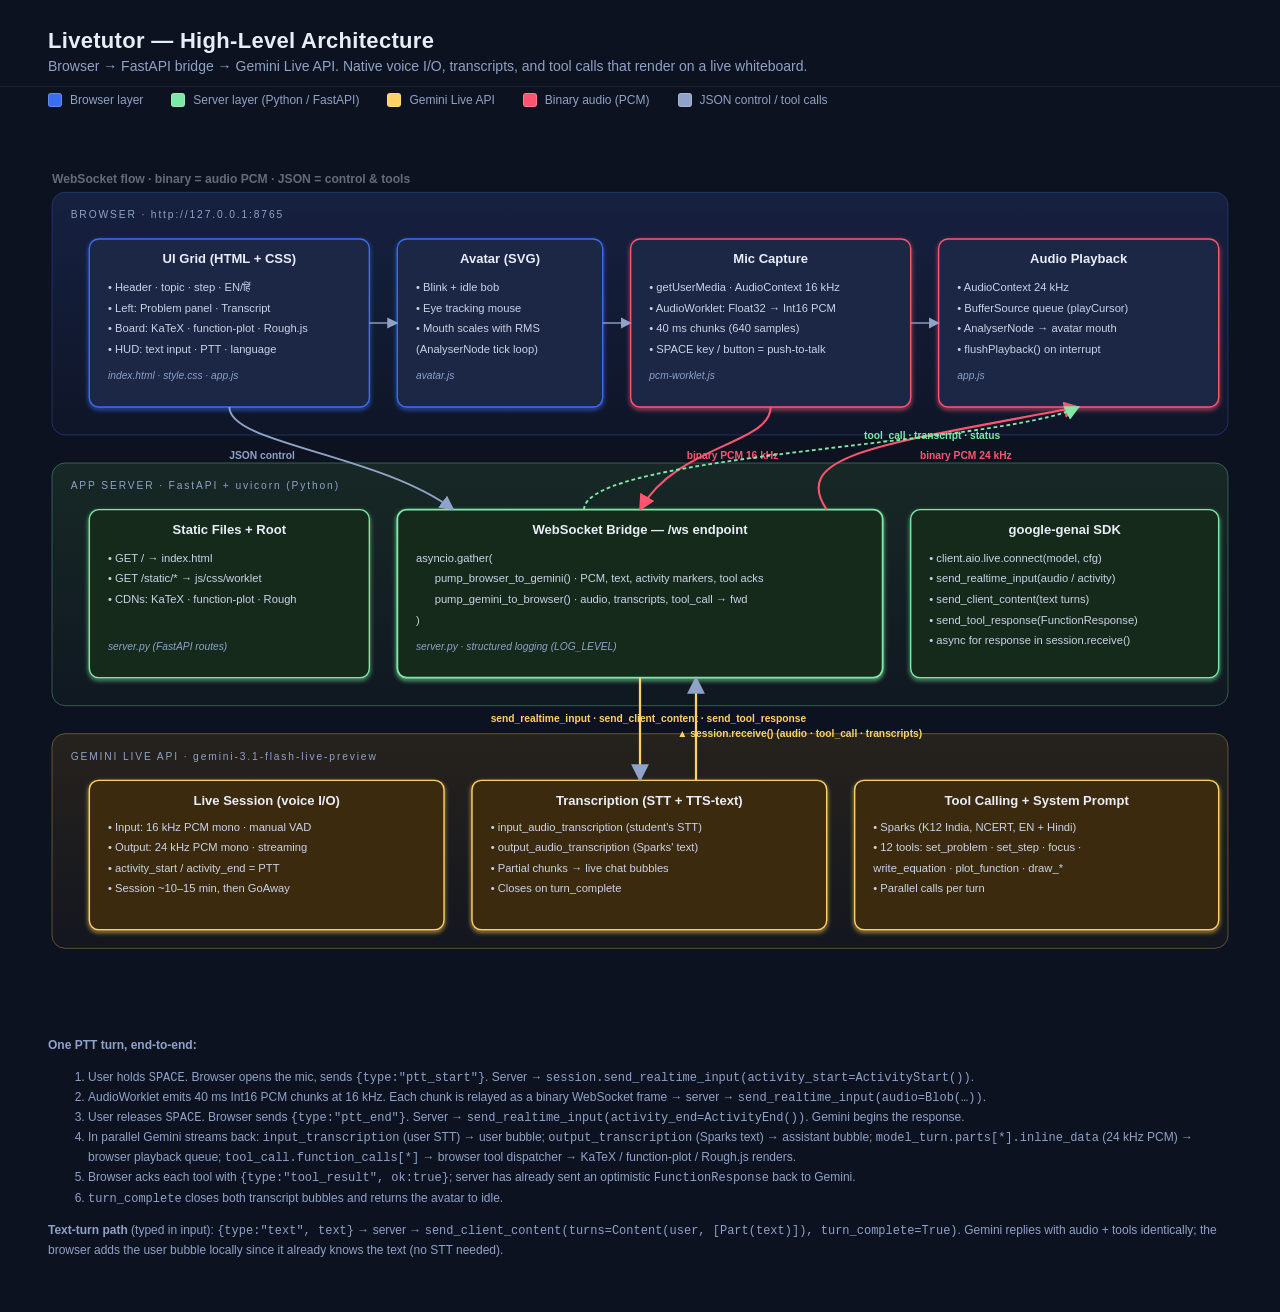
<file: architecture.html>
<!DOCTYPE html>
<html lang="en">
<head>
<meta charset="UTF-8" />
<title>Livetutor — High-Level Architecture</title>
<style>
  * { box-sizing: border-box; }
  html, body { margin: 0; padding: 0; background: #0d1220; color: #e9edf7;
               font-family: -apple-system, "SF Pro Text", "Segoe UI", Roboto, sans-serif; }
  header {
    padding: 28px 48px 12px;
    border-bottom: 1px solid rgba(255,255,255,0.06);
  }
  h1 { margin: 0 0 4px; font-size: 22px; letter-spacing: 0.3px; }
  h1 + p { margin: 0; color: #8fa2c7; font-size: 14px; }
  .diagram-wrap {
    display: flex; justify-content: center;
    padding: 24px 24px 48px;
  }
  svg.arch {
    width: 100%;
    max-width: 1320px;
    height: auto;
    display: block;
  }
  .legend {
    display: flex; gap: 28px; flex-wrap: wrap;
    padding: 6px 48px 24px;
    font-size: 12px; color: #8fa2c7;
  }
  .legend .chip {
    display: inline-flex; align-items: center; gap: 8px;
  }
  .legend .sw {
    width: 14px; height: 14px; border-radius: 3px; border: 1px solid rgba(255,255,255,0.2);
  }
</style>
</head>
<body>

<header>
  <h1>Livetutor — High-Level Architecture</h1>
  <p>Browser → FastAPI bridge → Gemini Live API. Native voice I/O, transcripts, and tool calls that render on a live whiteboard.</p>
</header>

<div class="legend">
  <span class="chip"><span class="sw" style="background:#3a6df0"></span>Browser layer</span>
  <span class="chip"><span class="sw" style="background:#7ee8a6"></span>Server layer (Python / FastAPI)</span>
  <span class="chip"><span class="sw" style="background:#ffd166"></span>Gemini Live API</span>
  <span class="chip"><span class="sw" style="background:#ff5470"></span>Binary audio (PCM)</span>
  <span class="chip"><span class="sw" style="background:#8fa2c7"></span>JSON control / tool calls</span>
</div>

<div class="diagram-wrap">
<svg class="arch" viewBox="0 0 1320 880" xmlns="http://www.w3.org/2000/svg" role="img" aria-label="Livetutor architecture diagram">

  <defs>
    <!-- arrowheads -->
    <marker id="arr-json" viewBox="0 0 10 10" refX="9" refY="5" markerWidth="8" markerHeight="8" orient="auto-start-reverse">
      <path d="M0,0 L10,5 L0,10 z" fill="#8fa2c7"/>
    </marker>
    <marker id="arr-bin" viewBox="0 0 10 10" refX="9" refY="5" markerWidth="8" markerHeight="8" orient="auto-start-reverse">
      <path d="M0,0 L10,5 L0,10 z" fill="#ff5470"/>
    </marker>
    <marker id="arr-tool" viewBox="0 0 10 10" refX="9" refY="5" markerWidth="8" markerHeight="8" orient="auto-start-reverse">
      <path d="M0,0 L10,5 L0,10 z" fill="#7ee8a6"/>
    </marker>

    <!-- subtle card shadow -->
    <filter id="soft" x="-10%" y="-10%" width="120%" height="120%">
      <feGaussianBlur stdDeviation="2" result="blur"/>
      <feOffset dx="0" dy="2" result="off"/>
      <feMerge><feMergeNode in="off"/><feMergeNode in="SourceGraphic"/></feMerge>
    </filter>

    <!-- lane gradient -->
    <linearGradient id="lane-browser" x1="0" x2="0" y1="0" y2="1">
      <stop offset="0%" stop-color="#1c2a55" stop-opacity="0.6"/>
      <stop offset="100%" stop-color="#1c2a55" stop-opacity="0.15"/>
    </linearGradient>
    <linearGradient id="lane-server" x1="0" x2="0" y1="0" y2="1">
      <stop offset="0%" stop-color="#1f3a2a" stop-opacity="0.55"/>
      <stop offset="100%" stop-color="#1f3a2a" stop-opacity="0.15"/>
    </linearGradient>
    <linearGradient id="lane-gemini" x1="0" x2="0" y1="0" y2="1">
      <stop offset="0%" stop-color="#3a2f1a" stop-opacity="0.55"/>
      <stop offset="100%" stop-color="#3a2f1a" stop-opacity="0.15"/>
    </linearGradient>
  </defs>

  <!-- ═════════ LANES ═════════ -->
  <g>
    <rect x="30"  y="40"  width="1260" height="260" rx="14" fill="url(#lane-browser)" stroke="rgba(58,109,240,0.35)"/>
    <rect x="30"  y="330" width="1260" height="260" rx="14" fill="url(#lane-server)"  stroke="rgba(126,232,166,0.35)"/>
    <rect x="30"  y="620" width="1260" height="230" rx="14" fill="url(#lane-gemini)"  stroke="rgba(255,209,102,0.35)"/>

    <text x="50" y="68"  fill="#8fa2c7" font-size="11" letter-spacing="2">BROWSER  ·  http://127.0.0.1:8765</text>
    <text x="50" y="358" fill="#8fa2c7" font-size="11" letter-spacing="2">APP SERVER  ·  FastAPI + uvicorn (Python)</text>
    <text x="50" y="648" fill="#8fa2c7" font-size="11" letter-spacing="2">GEMINI LIVE API  ·  gemini-3.1-flash-live-preview</text>
  </g>

  <!-- ═════════ BROWSER BOXES ═════════ -->
  <!-- UI grid -->
  <g filter="url(#soft)">
    <rect x="70" y="90" width="300" height="180" rx="10" fill="#1a2545" stroke="#3a6df0" stroke-width="1.5"/>
    <text x="220" y="116" fill="#e9edf7" font-size="14" font-weight="600" text-anchor="middle">UI Grid (HTML + CSS)</text>
    <text x="90" y="146" fill="#cbd3e6" font-size="12">• Header · topic · step · EN/हिं</text>
    <text x="90" y="168" fill="#cbd3e6" font-size="12">• Left: Problem panel · Transcript</text>
    <text x="90" y="190" fill="#cbd3e6" font-size="12">• Board: KaTeX · function-plot · Rough.js</text>
    <text x="90" y="212" fill="#cbd3e6" font-size="12">• HUD: text input · PTT · language</text>
    <text x="90" y="240" fill="#8fa2c7" font-size="11" font-style="italic">index.html · style.css · app.js</text>
  </g>

  <!-- Avatar -->
  <g filter="url(#soft)">
    <rect x="400" y="90" width="220" height="180" rx="10" fill="#1a2545" stroke="#3a6df0" stroke-width="1.5"/>
    <text x="510" y="116" fill="#e9edf7" font-size="14" font-weight="600" text-anchor="middle">Avatar (SVG)</text>
    <text x="420" y="146" fill="#cbd3e6" font-size="12">• Blink + idle bob</text>
    <text x="420" y="168" fill="#cbd3e6" font-size="12">• Eye tracking mouse</text>
    <text x="420" y="190" fill="#cbd3e6" font-size="12">• Mouth scales with RMS</text>
    <text x="420" y="212" fill="#cbd3e6" font-size="12">  (AnalyserNode tick loop)</text>
    <text x="420" y="240" fill="#8fa2c7" font-size="11" font-style="italic">avatar.js</text>
  </g>

  <!-- Mic capture -->
  <g filter="url(#soft)">
    <rect x="650" y="90" width="300" height="180" rx="10" fill="#1a2545" stroke="#ff5470" stroke-width="1.5"/>
    <text x="800" y="116" fill="#e9edf7" font-size="14" font-weight="600" text-anchor="middle">Mic Capture</text>
    <text x="670" y="146" fill="#cbd3e6" font-size="12">• getUserMedia · AudioContext 16 kHz</text>
    <text x="670" y="168" fill="#cbd3e6" font-size="12">• AudioWorklet: Float32 → Int16 PCM</text>
    <text x="670" y="190" fill="#cbd3e6" font-size="12">• 40 ms chunks (640 samples)</text>
    <text x="670" y="212" fill="#cbd3e6" font-size="12">• SPACE key / button = push-to-talk</text>
    <text x="670" y="240" fill="#8fa2c7" font-size="11" font-style="italic">pcm-worklet.js</text>
  </g>

  <!-- Audio playback -->
  <g filter="url(#soft)">
    <rect x="980" y="90" width="300" height="180" rx="10" fill="#1a2545" stroke="#ff5470" stroke-width="1.5"/>
    <text x="1130" y="116" fill="#e9edf7" font-size="14" font-weight="600" text-anchor="middle">Audio Playback</text>
    <text x="1000" y="146" fill="#cbd3e6" font-size="12">• AudioContext 24 kHz</text>
    <text x="1000" y="168" fill="#cbd3e6" font-size="12">• BufferSource queue (playCursor)</text>
    <text x="1000" y="190" fill="#cbd3e6" font-size="12">• AnalyserNode → avatar mouth</text>
    <text x="1000" y="212" fill="#cbd3e6" font-size="12">• flushPlayback() on interrupt</text>
    <text x="1000" y="240" fill="#8fa2c7" font-size="11" font-style="italic">app.js</text>
  </g>

  <!-- ═════════ SERVER BOXES ═════════ -->
  <!-- Static files -->
  <g filter="url(#soft)">
    <rect x="70" y="380" width="300" height="180" rx="10" fill="#162a1d" stroke="#7ee8a6" stroke-width="1.5"/>
    <text x="220" y="406" fill="#e9edf7" font-size="14" font-weight="600" text-anchor="middle">Static Files + Root</text>
    <text x="90" y="436" fill="#cbd3e6" font-size="12">• GET /  →  index.html</text>
    <text x="90" y="458" fill="#cbd3e6" font-size="12">• GET /static/*  →  js/css/worklet</text>
    <text x="90" y="480" fill="#cbd3e6" font-size="12">• CDNs: KaTeX · function-plot · Rough</text>
    <text x="90" y="530" fill="#8fa2c7" font-size="11" font-style="italic">server.py (FastAPI routes)</text>
  </g>

  <!-- WS bridge -->
  <g filter="url(#soft)">
    <rect x="400" y="380" width="520" height="180" rx="10" fill="#162a1d" stroke="#7ee8a6" stroke-width="2"/>
    <text x="660" y="406" fill="#e9edf7" font-size="14" font-weight="600" text-anchor="middle">WebSocket Bridge  —  /ws endpoint</text>
    <text x="420" y="436" fill="#cbd3e6" font-size="12">asyncio.gather(</text>
    <text x="440" y="458" fill="#cbd3e6" font-size="12">pump_browser_to_gemini() · PCM, text, activity markers, tool acks</text>
    <text x="440" y="480" fill="#cbd3e6" font-size="12">pump_gemini_to_browser() · audio, transcripts, tool_call → fwd</text>
    <text x="420" y="502" fill="#cbd3e6" font-size="12">)</text>
    <text x="420" y="530" fill="#8fa2c7" font-size="11" font-style="italic">server.py · structured logging (LOG_LEVEL)</text>
  </g>

  <!-- Live client -->
  <g filter="url(#soft)">
    <rect x="950" y="380" width="330" height="180" rx="10" fill="#162a1d" stroke="#7ee8a6" stroke-width="1.5"/>
    <text x="1115" y="406" fill="#e9edf7" font-size="14" font-weight="600" text-anchor="middle">google-genai SDK</text>
    <text x="970" y="436" fill="#cbd3e6" font-size="12">• client.aio.live.connect(model, cfg)</text>
    <text x="970" y="458" fill="#cbd3e6" font-size="12">• send_realtime_input(audio / activity)</text>
    <text x="970" y="480" fill="#cbd3e6" font-size="12">• send_client_content(text turns)</text>
    <text x="970" y="502" fill="#cbd3e6" font-size="12">• send_tool_response(FunctionResponse)</text>
    <text x="970" y="524" fill="#cbd3e6" font-size="12">• async for response in session.receive()</text>
  </g>

  <!-- ═════════ GEMINI BOXES ═════════ -->
  <g filter="url(#soft)">
    <rect x="70" y="670" width="380" height="160" rx="10" fill="#3a2a10" stroke="#ffd166" stroke-width="1.5"/>
    <text x="260" y="696" fill="#e9edf7" font-size="14" font-weight="600" text-anchor="middle">Live Session (voice I/O)</text>
    <text x="90" y="724" fill="#cbd3e6" font-size="12">• Input: 16 kHz PCM mono · manual VAD</text>
    <text x="90" y="746" fill="#cbd3e6" font-size="12">• Output: 24 kHz PCM mono · streaming</text>
    <text x="90" y="768" fill="#cbd3e6" font-size="12">• activity_start / activity_end = PTT</text>
    <text x="90" y="790" fill="#cbd3e6" font-size="12">• Session ~10–15 min, then GoAway</text>
  </g>

  <g filter="url(#soft)">
    <rect x="480" y="670" width="380" height="160" rx="10" fill="#3a2a10" stroke="#ffd166" stroke-width="1.5"/>
    <text x="670" y="696" fill="#e9edf7" font-size="14" font-weight="600" text-anchor="middle">Transcription (STT + TTS-text)</text>
    <text x="500" y="724" fill="#cbd3e6" font-size="12">• input_audio_transcription  (student's STT)</text>
    <text x="500" y="746" fill="#cbd3e6" font-size="12">• output_audio_transcription  (Sparks' text)</text>
    <text x="500" y="768" fill="#cbd3e6" font-size="12">• Partial chunks → live chat bubbles</text>
    <text x="500" y="790" fill="#cbd3e6" font-size="12">• Closes on turn_complete</text>
  </g>

  <g filter="url(#soft)">
    <rect x="890" y="670" width="390" height="160" rx="10" fill="#3a2a10" stroke="#ffd166" stroke-width="1.5"/>
    <text x="1085" y="696" fill="#e9edf7" font-size="14" font-weight="600" text-anchor="middle">Tool Calling + System Prompt</text>
    <text x="910" y="724" fill="#cbd3e6" font-size="12">• Sparks (K12 India, NCERT, EN + Hindi)</text>
    <text x="910" y="746" fill="#cbd3e6" font-size="12">• 12 tools: set_problem · set_step · focus ·</text>
    <text x="910" y="768" fill="#cbd3e6" font-size="12">  write_equation · plot_function · draw_*</text>
    <text x="910" y="790" fill="#cbd3e6" font-size="12">• Parallel calls per turn</text>
  </g>

  <!-- ═════════ ARROWS ═════════ -->

  <!-- Browser UI ↔ Mic (internal) -->
  <line x1="370" y1="180" x2="400" y2="180" stroke="#8fa2c7" stroke-width="1.5" marker-end="url(#arr-json)"/>
  <line x1="620" y1="180" x2="650" y2="180" stroke="#8fa2c7" stroke-width="1.5" marker-end="url(#arr-json)"/>
  <line x1="950" y1="180" x2="980" y2="180" stroke="#8fa2c7" stroke-width="1.5" marker-end="url(#arr-json)"/>

  <!-- Browser → Server: mic PCM (binary, red) -->
  <path d="M 800 270 C 800 310 700 310 660 380" fill="none" stroke="#ff5470" stroke-width="2.2" marker-end="url(#arr-bin)"/>
  <text x="710" y="326" fill="#ff5470" font-size="11" font-weight="600">binary PCM 16 kHz</text>

  <!-- Browser → Server: JSON control (ptt_start/end, text, tool_result) -->
  <path d="M 220 270 C 220 310 380 320 460 380" fill="none" stroke="#8fa2c7" stroke-width="2" marker-end="url(#arr-json)"/>
  <text x="220" y="326" fill="#8fa2c7" font-size="11" font-weight="600">JSON control</text>

  <!-- Server → Browser: audio chunks (binary, red) -->
  <path d="M 860 380 C 820 320 920 310 1130 270" fill="none" stroke="#ff5470" stroke-width="2.2" marker-end="url(#arr-bin)"/>
  <text x="960" y="326" fill="#ff5470" font-size="11" font-weight="600">binary PCM 24 kHz</text>

  <!-- Server → Browser: tool_call + transcripts (green) -->
  <path d="M 600 380 C 600 320 1050 310 1130 270" fill="none" stroke="#7ee8a6" stroke-width="2" marker-end="url(#arr-tool)" stroke-dasharray="4 3"/>
  <text x="900" y="304" fill="#7ee8a6" font-size="11" font-weight="600">tool_call · transcript · status</text>

  <!-- Server ↔ Gemini (yellow) double arrow -->
  <path d="M 660 560 L 660 670" fill="none" stroke="#ffd166" stroke-width="2.4" marker-end="url(#arr-json)"/>
  <path d="M 720 670 L 720 560" fill="none" stroke="#ffd166" stroke-width="2.4" marker-end="url(#arr-json)"/>
  <text x="500" y="608" fill="#ffd166" font-size="11" font-weight="600">send_realtime_input · send_client_content · send_tool_response</text>
  <text x="700" y="624" fill="#ffd166" font-size="11" font-weight="600">▲ session.receive()  (audio · tool_call · transcripts)</text>

  <!-- ═════════ LABELS ═════════ -->
  <text x="30" y="30" fill="#e9edf7" font-size="13" font-weight="600" opacity="0.4">WebSocket flow · binary = audio PCM · JSON = control &amp; tools</text>
</svg>
</div>

<footer style="padding: 0 48px 48px; color:#8fa2c7; font-size:12px; line-height:1.6">
  <p><strong>One PTT turn, end-to-end:</strong></p>
  <ol>
    <li>User holds <kbd>SPACE</kbd>. Browser opens the mic, sends <code>{type:"ptt_start"}</code>. Server → <code>session.send_realtime_input(activity_start=ActivityStart())</code>.</li>
    <li>AudioWorklet emits 40 ms Int16 PCM chunks at 16 kHz. Each chunk is relayed as a binary WebSocket frame → server → <code>send_realtime_input(audio=Blob(…))</code>.</li>
    <li>User releases <kbd>SPACE</kbd>. Browser sends <code>{type:"ptt_end"}</code>. Server → <code>send_realtime_input(activity_end=ActivityEnd())</code>. Gemini begins the response.</li>
    <li>In parallel Gemini streams back: <code>input_transcription</code> (user STT) → user bubble; <code>output_transcription</code> (Sparks text) → assistant bubble; <code>model_turn.parts[*].inline_data</code> (24 kHz PCM) → browser playback queue; <code>tool_call.function_calls[*]</code> → browser tool dispatcher → KaTeX / function-plot / Rough.js renders.</li>
    <li>Browser acks each tool with <code>{type:"tool_result", ok:true}</code>; server has already sent an optimistic <code>FunctionResponse</code> back to Gemini.</li>
    <li><code>turn_complete</code> closes both transcript bubbles and returns the avatar to idle.</li>
  </ol>
  <p><strong>Text-turn path</strong> (typed in input): <code>{type:"text", text}</code> → server → <code>send_client_content(turns=Content(user, [Part(text)]), turn_complete=True)</code>. Gemini replies with audio + tools identically; the browser adds the user bubble locally since it already knows the text (no STT needed).</p>
</footer>

</body>
</html>
</file>
